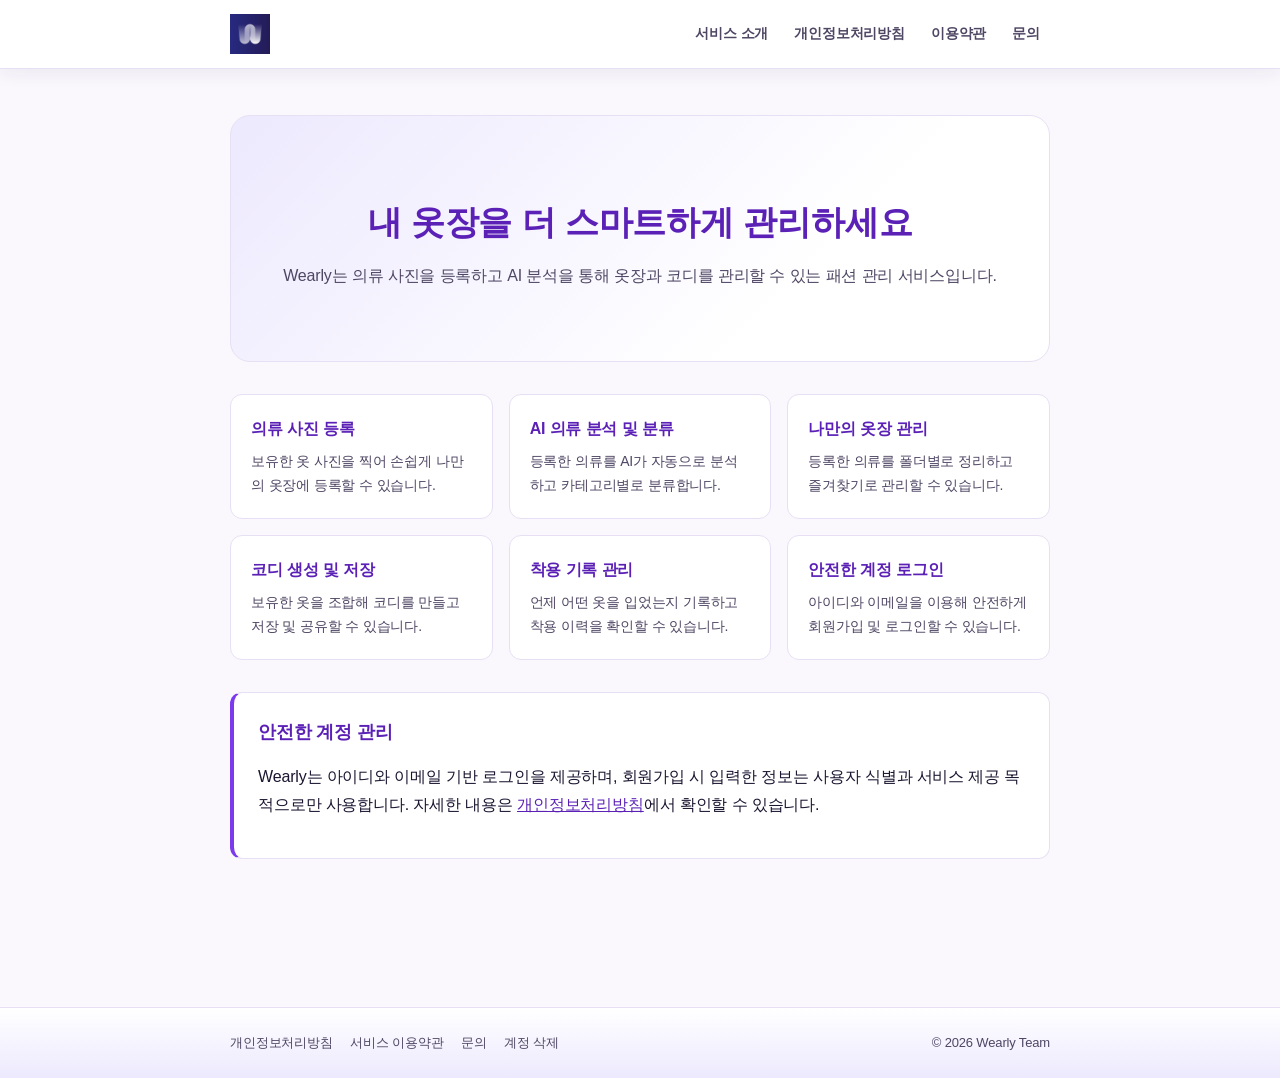
<file: index.html>
<!DOCTYPE html>
<html lang="ko">
<head>
  <meta charset="UTF-8" />
  <meta name="viewport" content="width=device-width, initial-scale=1.0" />
  <title>Wearly - 내 옷장을 기록하고 AI로 코디를 추천받는 서비스</title>
  <meta name="description" content="Wearly는 옷장 관리, AI 의류 분석, 코디 추천, 착용 기록을 제공하는 패션 관리 서비스입니다." />
  <link rel="stylesheet" href="style.css" />
</head>
<body>
  <header class="site-header">
    <div class="header-inner">
      <a class="logo" href="index.html" aria-label="Wearly 홈">
        <img class="logo-image" src="Wearly-Logo.png" alt="Wearly" />
      </a>
      <nav class="site-nav">
        <a href="index.html">서비스 소개</a>
        <a href="privacy.html">개인정보처리방침</a>
        <a href="terms.html">이용약관</a>
        <a href="support.html">문의</a>
      </nav>
    </div>
  </header>

  <main>
    <section class="hero">
      <h1>내 옷장을 더 스마트하게 관리하세요</h1>
      <p>
        Wearly는 의류 사진을 등록하고 AI 분석을 통해 옷장과 코디를 관리할 수 있는
        패션 관리 서비스입니다.
      </p>
    </section>

    <section class="features">
      <div class="feature-card">
        <h3>의류 사진 등록</h3>
        <p>보유한 옷 사진을 찍어 손쉽게 나만의 옷장에 등록할 수 있습니다.</p>
      </div>
      <div class="feature-card">
        <h3>AI 의류 분석 및 분류</h3>
        <p>등록한 의류를 AI가 자동으로 분석하고 카테고리별로 분류합니다.</p>
      </div>
      <div class="feature-card">
        <h3>나만의 옷장 관리</h3>
        <p>등록한 의류를 폴더별로 정리하고 즐겨찾기로 관리할 수 있습니다.</p>
      </div>
      <div class="feature-card">
        <h3>코디 생성 및 저장</h3>
        <p>보유한 옷을 조합해 코디를 만들고 저장 및 공유할 수 있습니다.</p>
      </div>
      <div class="feature-card">
        <h3>착용 기록 관리</h3>
        <p>언제 어떤 옷을 입었는지 기록하고 착용 이력을 확인할 수 있습니다.</p>
      </div>
      <div class="feature-card">
        <h3>안전한 계정 로그인</h3>
        <p>아이디와 이메일을 이용해 안전하게 회원가입 및 로그인할 수 있습니다.</p>
      </div>
    </section>

    <section class="info-block">
      <h2>안전한 계정 관리</h2>
      <p>
        Wearly는 아이디와 이메일 기반 로그인을 제공하며, 회원가입 시 입력한 정보는
        사용자 식별과 서비스 제공 목적으로만 사용합니다. 자세한 내용은
        <a href="privacy.html">개인정보처리방침</a>에서 확인할 수 있습니다.
      </p>
    </section>
  </main>

  <footer class="site-footer">
    <div class="footer-inner">
      <div class="footer-links">
        <a href="privacy.html">개인정보처리방침</a>
        <a href="terms.html">서비스 이용약관</a>
        <a href="support.html">문의</a>
        <a href="delete-account.html">계정 삭제</a>
      </div>
      <div>&copy; 2026 Wearly Team</div>
    </div>
  </footer>
</body>
</html>
</file>
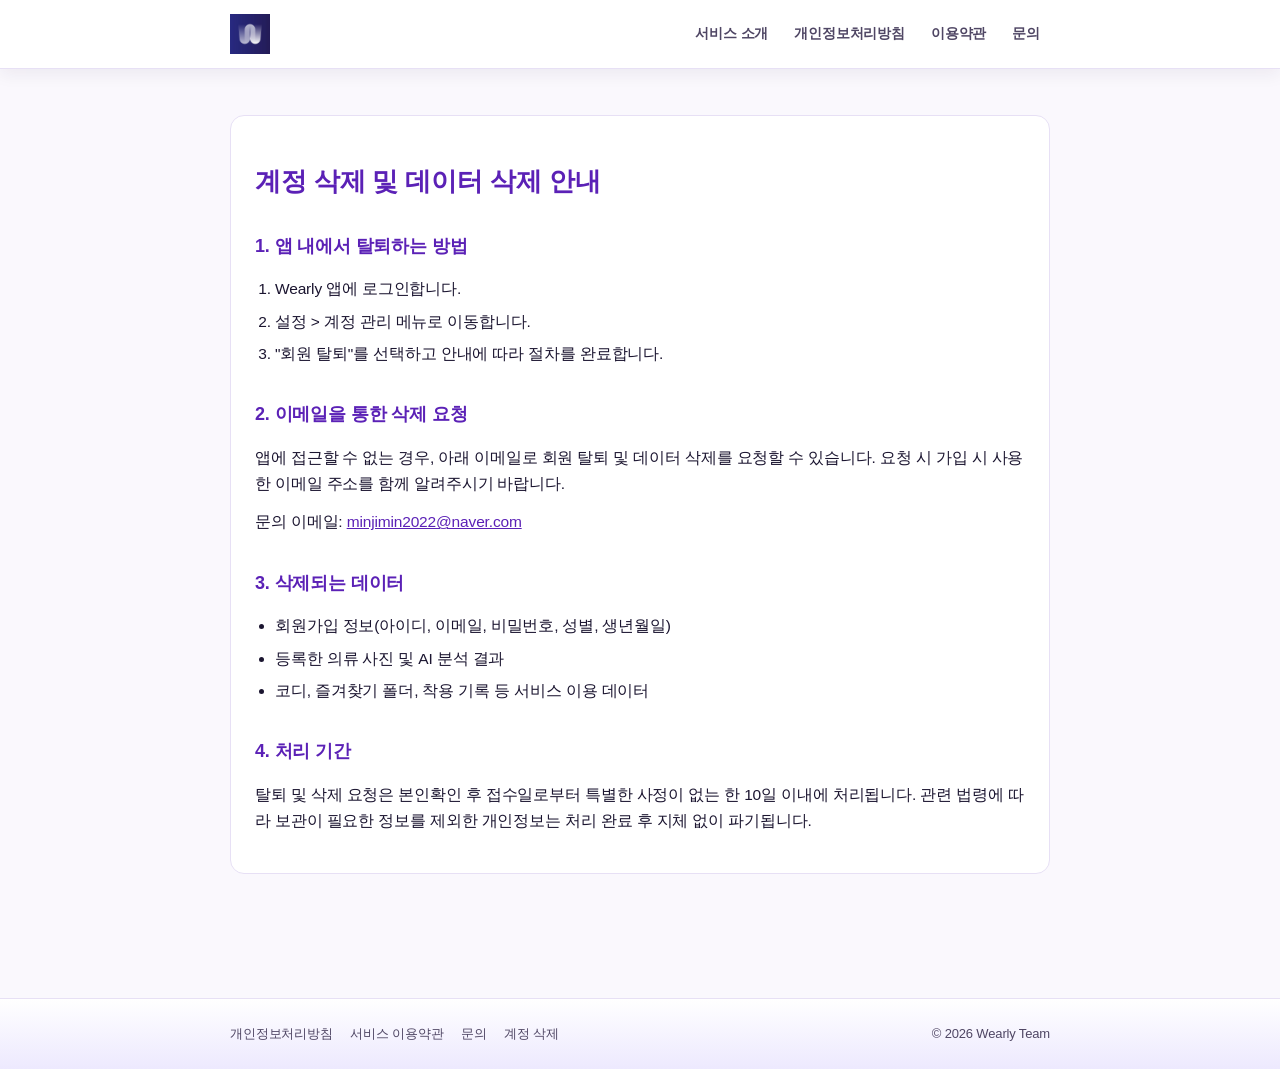
<file: delete-account.html>
<!DOCTYPE html>
<html lang="ko">
<head>
  <meta charset="UTF-8" />
  <meta name="viewport" content="width=device-width, initial-scale=1.0" />
  <title>계정 삭제 안내 - Wearly</title>
  <link rel="stylesheet" href="style.css" />
</head>
<body>
  <header class="site-header">
    <div class="header-inner">
      <a class="logo" href="index.html" aria-label="Wearly 홈">
        <img class="logo-image" src="Wearly-Logo.png" alt="Wearly" />
      </a>
      <nav class="site-nav">
        <a href="index.html">서비스 소개</a>
        <a href="privacy.html">개인정보처리방침</a>
        <a href="terms.html">이용약관</a>
        <a href="support.html">문의</a>
      </nav>
    </div>
  </header>

  <main>
    <article class="legal">
      <h1>계정 삭제 및 데이터 삭제 안내</h1>

      <h2>1. 앱 내에서 탈퇴하는 방법</h2>
      <ol>
        <li>Wearly 앱에 로그인합니다.</li>
        <li>설정 &gt; 계정 관리 메뉴로 이동합니다.</li>
        <li>"회원 탈퇴"를 선택하고 안내에 따라 절차를 완료합니다.</li>
      </ol>

      <h2>2. 이메일을 통한 삭제 요청</h2>
      <p>
        앱에 접근할 수 없는 경우, 아래 이메일로 회원 탈퇴 및 데이터 삭제를 요청할 수
        있습니다. 요청 시 가입 시 사용한 이메일 주소를 함께 알려주시기 바랍니다.
      </p>
      <p>문의 이메일: <a href="mailto:minjimin2022@naver.com">minjimin2022@naver.com</a></p>

      <h2>3. 삭제되는 데이터</h2>
      <ul>
        <li>회원가입 정보(아이디, 이메일, 비밀번호, 성별, 생년월일)</li>
        <li>등록한 의류 사진 및 AI 분석 결과</li>
        <li>코디, 즐겨찾기 폴더, 착용 기록 등 서비스 이용 데이터</li>
      </ul>

      <h2>4. 처리 기간</h2>
      <p>
        탈퇴 및 삭제 요청은 본인확인 후 접수일로부터 특별한 사정이 없는 한 10일 이내에
        처리됩니다. 관련 법령에 따라 보관이 필요한 정보를 제외한 개인정보는 처리 완료 후
        지체 없이 파기됩니다.
      </p>
    </article>
  </main>

  <footer class="site-footer">
    <div class="footer-inner">
      <div class="footer-links">
        <a href="privacy.html">개인정보처리방침</a>
        <a href="terms.html">서비스 이용약관</a>
        <a href="support.html">문의</a>
        <a href="delete-account.html">계정 삭제</a>
      </div>
      <div>&copy; 2026 Wearly Team</div>
    </div>
  </footer>
</body>
</html>
</file>
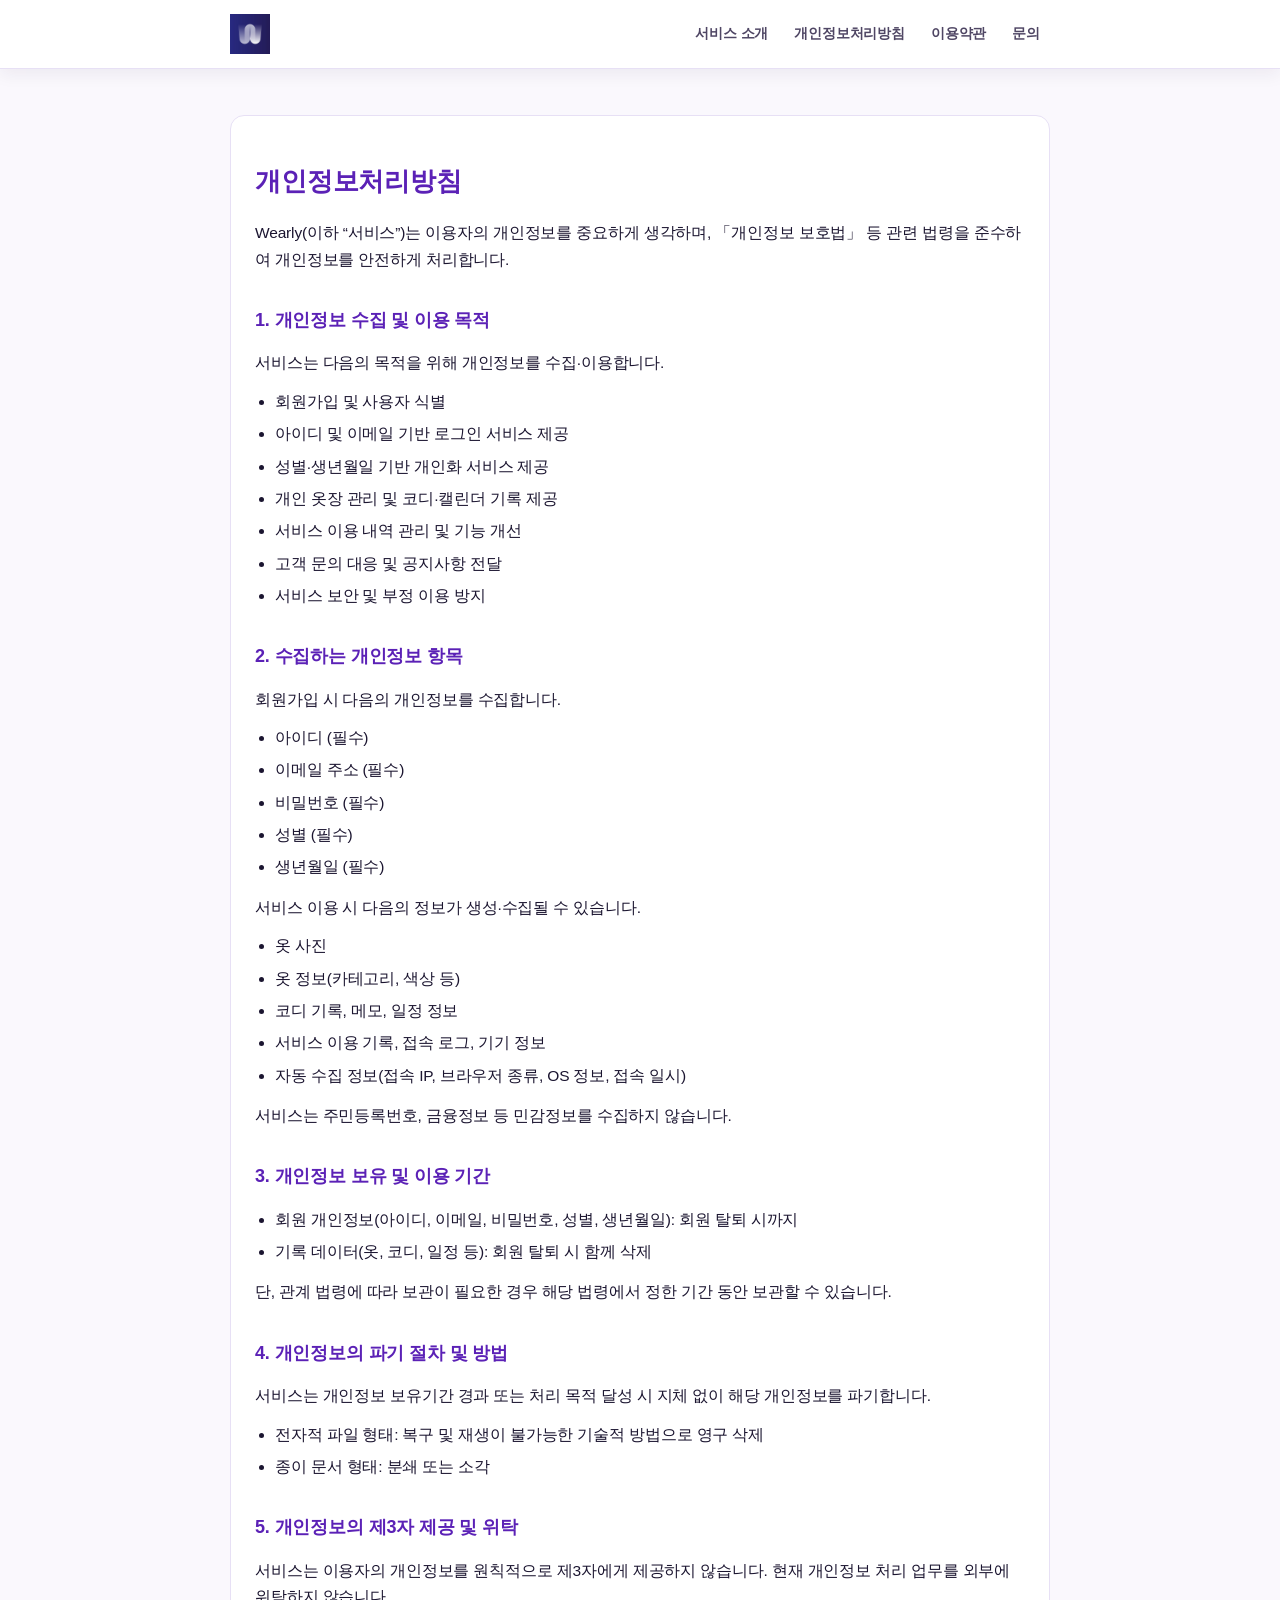
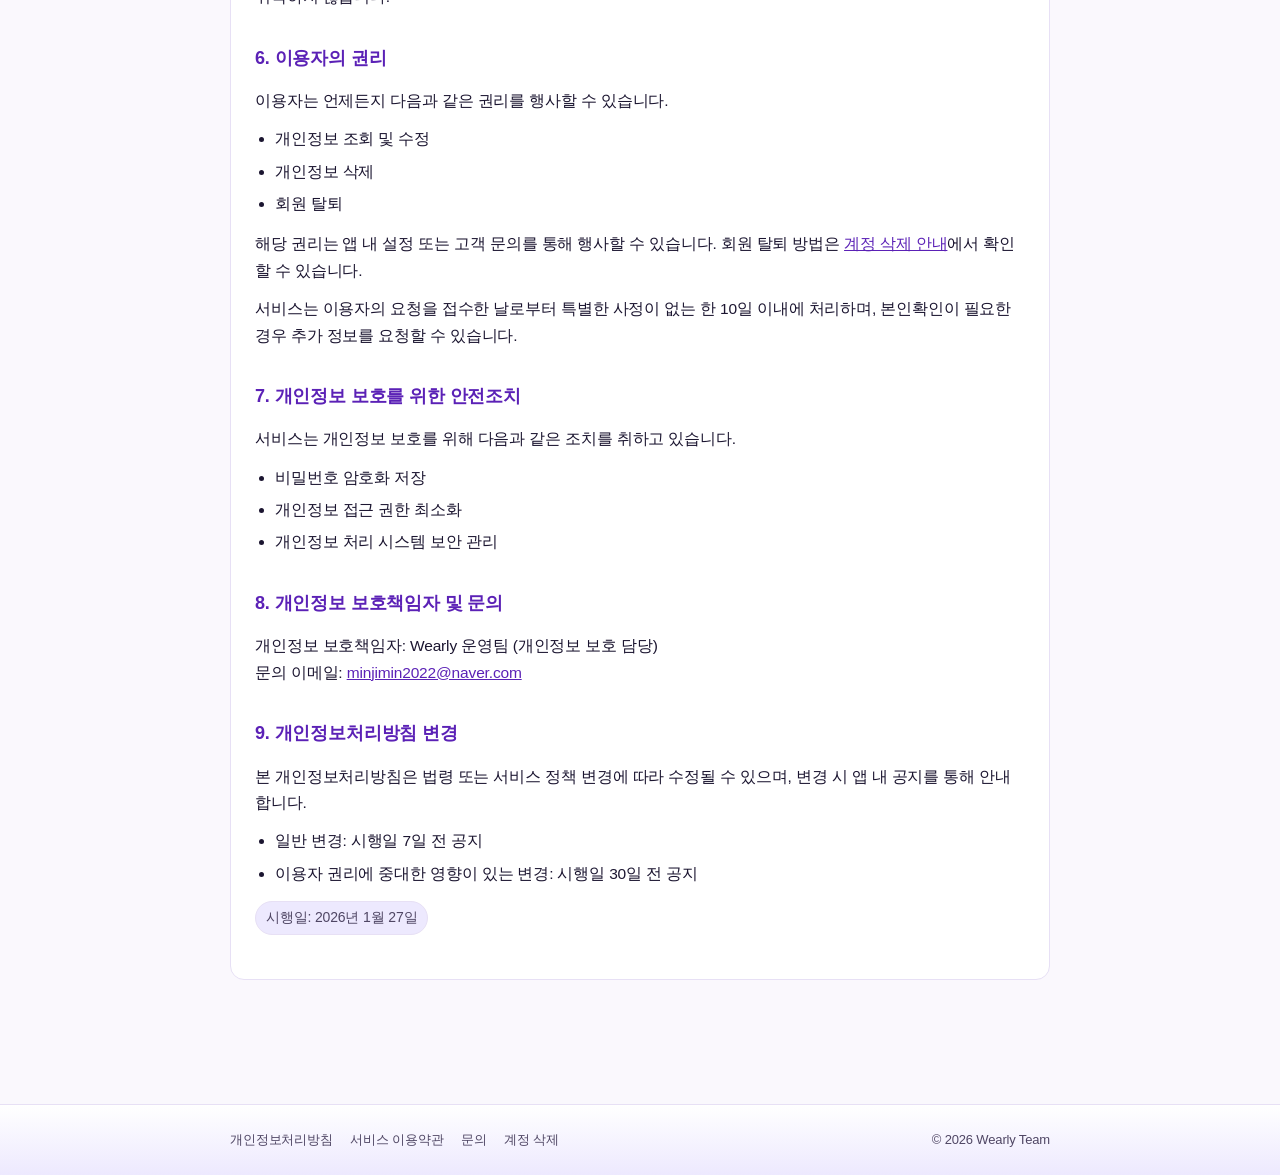
<file: privacy.html>
<!DOCTYPE html>
<html lang="ko">
<head>
  <meta charset="UTF-8" />
  <meta name="viewport" content="width=device-width, initial-scale=1.0" />
  <title>개인정보처리방침 - Wearly</title>
  <link rel="stylesheet" href="style.css" />
</head>
<body>
  <header class="site-header">
    <div class="header-inner">
      <a class="logo" href="index.html" aria-label="Wearly 홈">
        <img class="logo-image" src="Wearly-Logo.png" alt="Wearly" />
      </a>
      <nav class="site-nav">
        <a href="index.html">서비스 소개</a>
        <a href="privacy.html">개인정보처리방침</a>
        <a href="terms.html">이용약관</a>
        <a href="support.html">문의</a>
      </nav>
    </div>
  </header>

  <main>
    <article class="legal">
      <h1>개인정보처리방침</h1>
      <p>
        Wearly(이하 “서비스”)는 이용자의 개인정보를 중요하게 생각하며, 「개인정보 보호법」 등
        관련 법령을 준수하여 개인정보를 안전하게 처리합니다.
      </p>

      <h2>1. 개인정보 수집 및 이용 목적</h2>
      <p>서비스는 다음의 목적을 위해 개인정보를 수집·이용합니다.</p>
      <ul>
        <li>회원가입 및 사용자 식별</li>
        <li>아이디 및 이메일 기반 로그인 서비스 제공</li>
        <li>성별·생년월일 기반 개인화 서비스 제공</li>
        <li>개인 옷장 관리 및 코디·캘린더 기록 제공</li>
        <li>서비스 이용 내역 관리 및 기능 개선</li>
        <li>고객 문의 대응 및 공지사항 전달</li>
        <li>서비스 보안 및 부정 이용 방지</li>
      </ul>

      <h2>2. 수집하는 개인정보 항목</h2>
      <p>회원가입 시 다음의 개인정보를 수집합니다.</p>
      <ul>
        <li>아이디 (필수)</li>
        <li>이메일 주소 (필수)</li>
        <li>비밀번호 (필수)</li>
        <li>성별 (필수)</li>
        <li>생년월일 (필수)</li>
      </ul>
      <p>서비스 이용 시 다음의 정보가 생성·수집될 수 있습니다.</p>
      <ul>
        <li>옷 사진</li>
        <li>옷 정보(카테고리, 색상 등)</li>
        <li>코디 기록, 메모, 일정 정보</li>
        <li>서비스 이용 기록, 접속 로그, 기기 정보</li>
        <li>자동 수집 정보(접속 IP, 브라우저 종류, OS 정보, 접속 일시)</li>
      </ul>
      <p>서비스는 주민등록번호, 금융정보 등 민감정보를 수집하지 않습니다.</p>

      <h2>3. 개인정보 보유 및 이용 기간</h2>
      <ul>
        <li>회원 개인정보(아이디, 이메일, 비밀번호, 성별, 생년월일): 회원 탈퇴 시까지</li>
        <li>기록 데이터(옷, 코디, 일정 등): 회원 탈퇴 시 함께 삭제</li>
      </ul>
      <p>단, 관계 법령에 따라 보관이 필요한 경우 해당 법령에서 정한 기간 동안 보관할 수 있습니다.</p>

      <h2>4. 개인정보의 파기 절차 및 방법</h2>
      <p>서비스는 개인정보 보유기간 경과 또는 처리 목적 달성 시 지체 없이 해당 개인정보를 파기합니다.</p>
      <ul>
        <li>전자적 파일 형태: 복구 및 재생이 불가능한 기술적 방법으로 영구 삭제</li>
        <li>종이 문서 형태: 분쇄 또는 소각</li>
      </ul>

      <h2>5. 개인정보의 제3자 제공 및 위탁</h2>
      <p>서비스는 이용자의 개인정보를 원칙적으로 제3자에게 제공하지 않습니다. 현재 개인정보 처리 업무를 외부에 위탁하지 않습니다.</p>

      <h2>6. 이용자의 권리</h2>
      <p>이용자는 언제든지 다음과 같은 권리를 행사할 수 있습니다.</p>
      <ul>
        <li>개인정보 조회 및 수정</li>
        <li>개인정보 삭제</li>
        <li>회원 탈퇴</li>
      </ul>
      <p>
        해당 권리는 앱 내 설정 또는 고객 문의를 통해 행사할 수 있습니다. 회원 탈퇴 방법은
        <a href="delete-account.html">계정 삭제 안내</a>에서 확인할 수 있습니다.
      </p>
      <p>서비스는 이용자의 요청을 접수한 날로부터 특별한 사정이 없는 한 10일 이내에 처리하며, 본인확인이 필요한 경우 추가 정보를 요청할 수 있습니다.</p>

      <h2>7. 개인정보 보호를 위한 안전조치</h2>
      <p>서비스는 개인정보 보호를 위해 다음과 같은 조치를 취하고 있습니다.</p>
      <ul>
        <li>비밀번호 암호화 저장</li>
        <li>개인정보 접근 권한 최소화</li>
        <li>개인정보 처리 시스템 보안 관리</li>
      </ul>

      <h2>8. 개인정보 보호책임자 및 문의</h2>
      <p>
        개인정보 보호책임자: Wearly 운영팀 (개인정보 보호 담당)<br />
        문의 이메일: <a href="mailto:minjimin2022@naver.com">minjimin2022@naver.com</a>
      </p>

      <h2>9. 개인정보처리방침 변경</h2>
      <p>본 개인정보처리방침은 법령 또는 서비스 정책 변경에 따라 수정될 수 있으며, 변경 시 앱 내 공지를 통해 안내합니다.</p>
      <ul>
        <li>일반 변경: 시행일 7일 전 공지</li>
        <li>이용자 권리에 중대한 영향이 있는 변경: 시행일 30일 전 공지</li>
      </ul>
      <p class="effective-date">시행일: 2026년 1월 27일</p>
    </article>
  </main>

  <footer class="site-footer">
    <div class="footer-inner">
      <div class="footer-links">
        <a href="privacy.html">개인정보처리방침</a>
        <a href="terms.html">서비스 이용약관</a>
        <a href="support.html">문의</a>
        <a href="delete-account.html">계정 삭제</a>
      </div>
      <div>&copy; 2026 Wearly Team</div>
    </div>
  </footer>
</body>
</html>
</file>
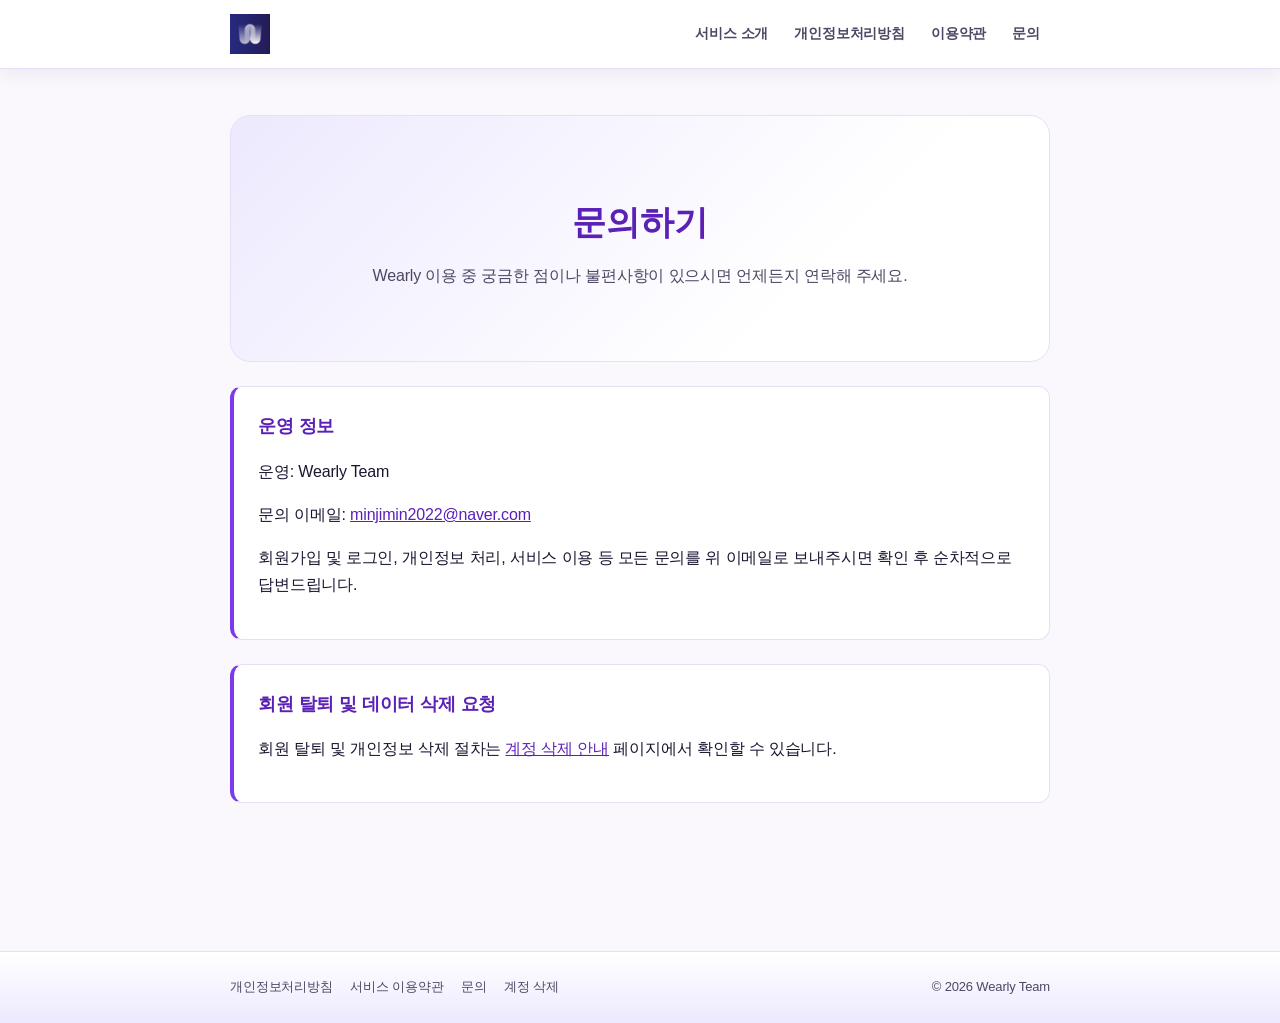
<file: support.html>
<!DOCTYPE html>
<html lang="ko">
<head>
  <meta charset="UTF-8" />
  <meta name="viewport" content="width=device-width, initial-scale=1.0" />
  <title>문의 - Wearly</title>
  <link rel="stylesheet" href="style.css" />
</head>
<body>
  <header class="site-header">
    <div class="header-inner">
      <a class="logo" href="index.html" aria-label="Wearly 홈">
        <img class="logo-image" src="Wearly-Logo.png" alt="Wearly" />
      </a>
      <nav class="site-nav">
        <a href="index.html">서비스 소개</a>
        <a href="privacy.html">개인정보처리방침</a>
        <a href="terms.html">이용약관</a>
        <a href="support.html">문의</a>
      </nav>
    </div>
  </header>

  <main>
    <section class="hero">
      <h1>문의하기</h1>
      <p>Wearly 이용 중 궁금한 점이나 불편사항이 있으시면 언제든지 연락해 주세요.</p>
    </section>

    <section class="info-block">
      <h2>운영 정보</h2>
      <p>운영: Wearly Team</p>
      <p>문의 이메일: <a href="mailto:minjimin2022@naver.com">minjimin2022@naver.com</a></p>
      <p>
        회원가입 및 로그인, 개인정보 처리, 서비스 이용 등 모든 문의를 위 이메일로
        보내주시면 확인 후 순차적으로 답변드립니다.
      </p>
    </section>

    <section class="info-block">
      <h2>회원 탈퇴 및 데이터 삭제 요청</h2>
      <p>
        회원 탈퇴 및 개인정보 삭제 절차는 <a href="delete-account.html">계정 삭제 안내</a>
        페이지에서 확인할 수 있습니다.
      </p>
    </section>
  </main>

  <footer class="site-footer">
    <div class="footer-inner">
      <div class="footer-links">
        <a href="privacy.html">개인정보처리방침</a>
        <a href="terms.html">서비스 이용약관</a>
        <a href="support.html">문의</a>
        <a href="delete-account.html">계정 삭제</a>
      </div>
      <div>&copy; 2026 Wearly Team</div>
    </div>
  </footer>
</body>
</html>
</file>
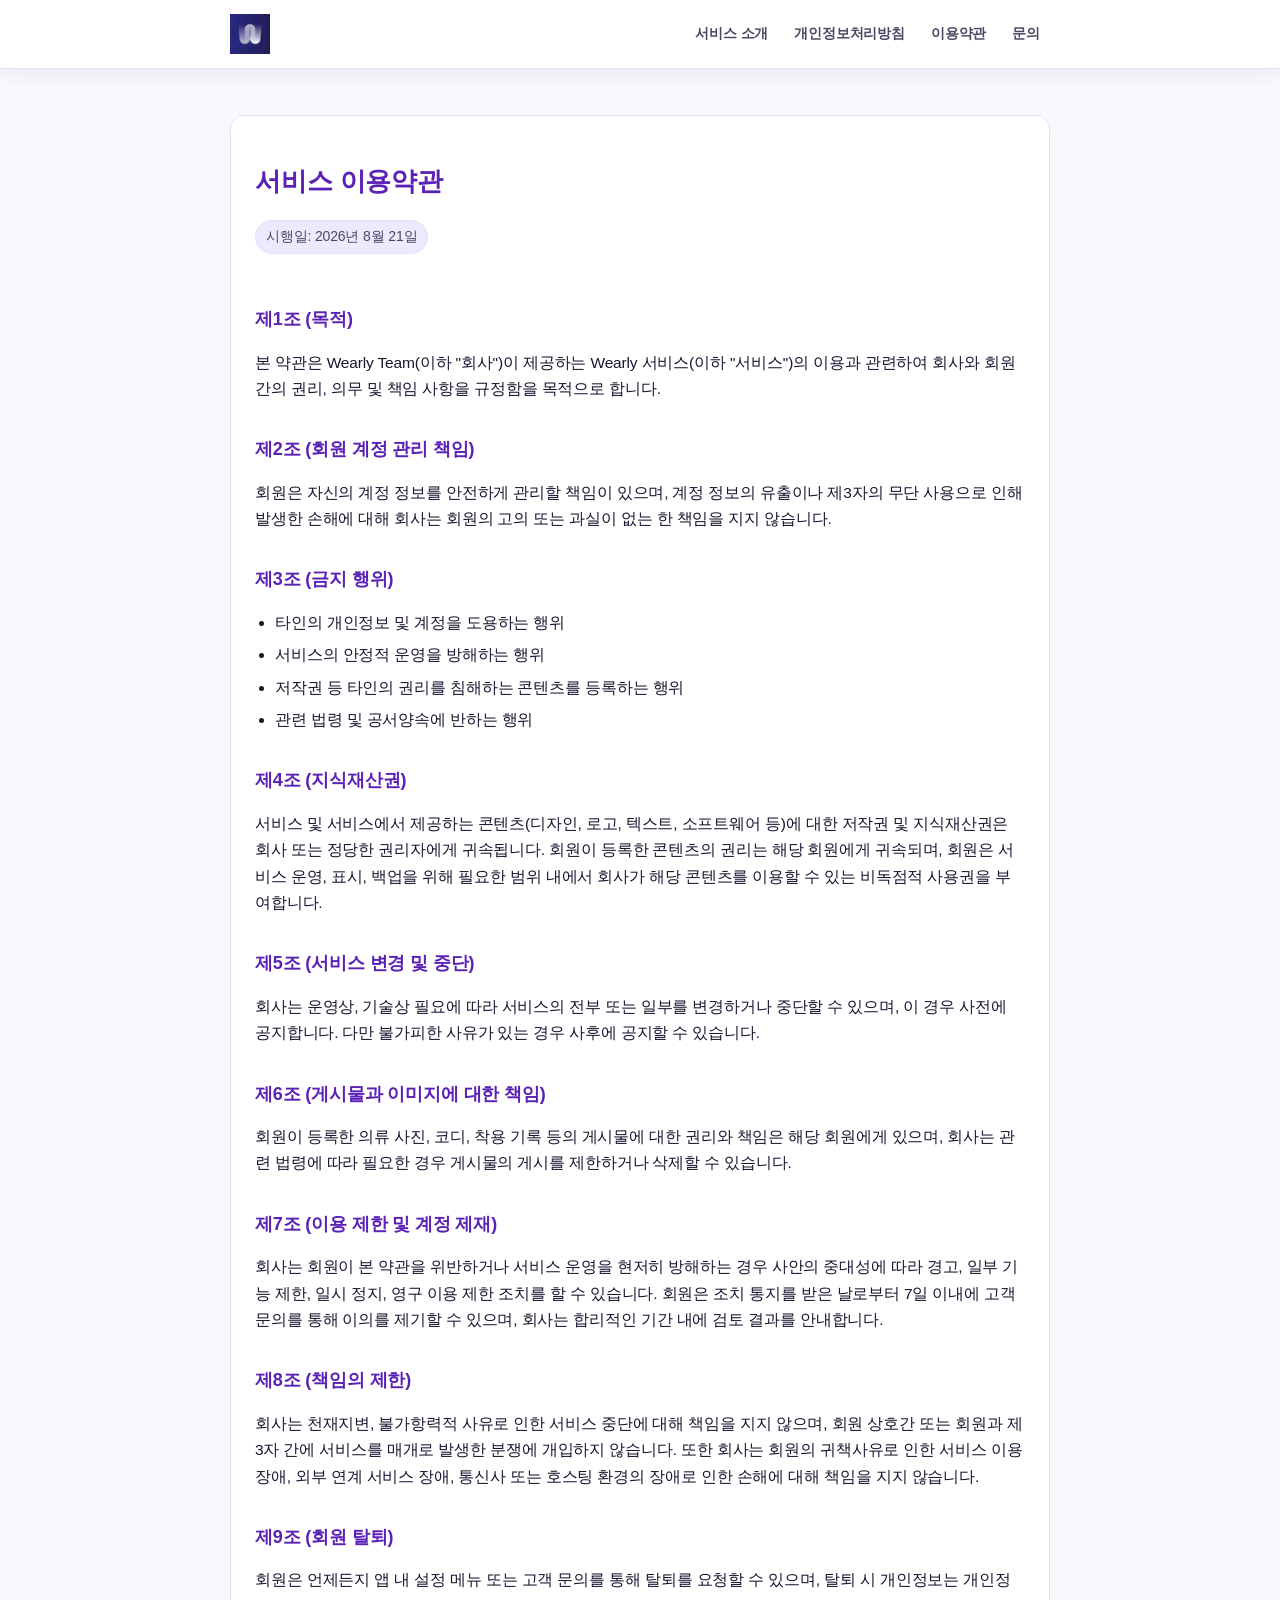
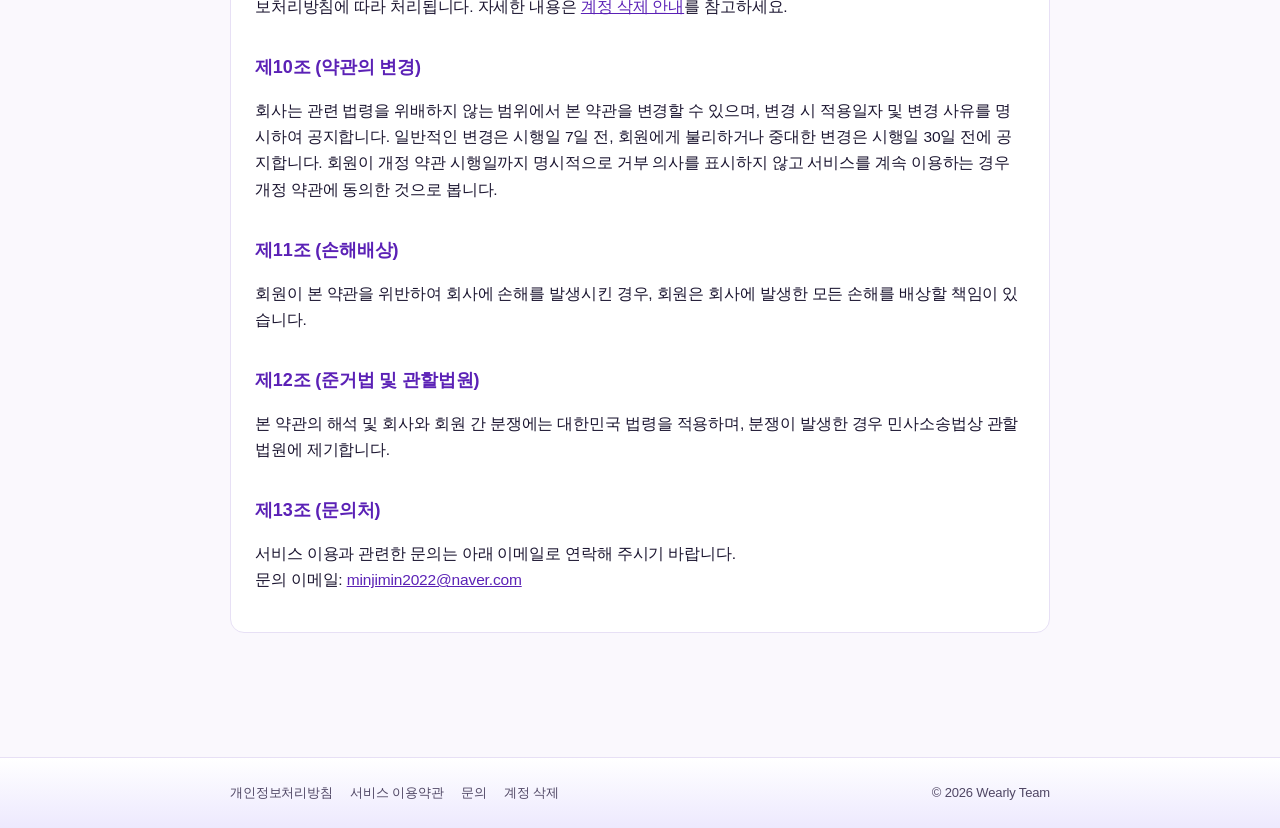
<file: terms.html>
<!DOCTYPE html>
<html lang="ko">
<head>
  <meta charset="UTF-8" />
  <meta name="viewport" content="width=device-width, initial-scale=1.0" />
  <title>서비스 이용약관 - Wearly</title>
  <link rel="stylesheet" href="style.css" />
</head>
<body>
  <header class="site-header">
    <div class="header-inner">
      <a class="logo" href="index.html" aria-label="Wearly 홈">
        <img class="logo-image" src="Wearly-Logo.png" alt="Wearly" />
      </a>
      <nav class="site-nav">
        <a href="index.html">서비스 소개</a>
        <a href="privacy.html">개인정보처리방침</a>
        <a href="terms.html">이용약관</a>
        <a href="support.html">문의</a>
      </nav>
    </div>
  </header>

  <main>
    <article class="legal">
      <h1>서비스 이용약관</h1>
      <p class="effective-date">시행일: 2026년 8월 21일</p>

      <h2>제1조 (목적)</h2>
      <p>
        본 약관은 Wearly Team(이하 "회사")이 제공하는 Wearly 서비스(이하 "서비스")의
        이용과 관련하여 회사와 회원 간의 권리, 의무 및 책임 사항을 규정함을 목적으로
        합니다.
      </p>

      <h2>제2조 (회원 계정 관리 책임)</h2>
      <p>
        회원은 자신의 계정 정보를 안전하게 관리할 책임이 있으며, 계정 정보의 유출이나
        제3자의 무단 사용으로 인해 발생한 손해에 대해 회사는 회원의 고의 또는 과실이
        없는 한 책임을 지지 않습니다.
      </p>

      <h2>제3조 (금지 행위)</h2>
      <ul>
        <li>타인의 개인정보 및 계정을 도용하는 행위</li>
        <li>서비스의 안정적 운영을 방해하는 행위</li>
        <li>저작권 등 타인의 권리를 침해하는 콘텐츠를 등록하는 행위</li>
        <li>관련 법령 및 공서양속에 반하는 행위</li>
      </ul>

      <h2>제4조 (지식재산권)</h2>
      <p>
        서비스 및 서비스에서 제공하는 콘텐츠(디자인, 로고, 텍스트, 소프트웨어 등)에 대한
        저작권 및 지식재산권은 회사 또는 정당한 권리자에게 귀속됩니다. 회원이 등록한
        콘텐츠의 권리는 해당 회원에게 귀속되며, 회원은 서비스 운영, 표시, 백업을 위해
        필요한 범위 내에서 회사가 해당 콘텐츠를 이용할 수 있는 비독점적 사용권을 부여합니다.
      </p>

      <h2>제5조 (서비스 변경 및 중단)</h2>
      <p>
        회사는 운영상, 기술상 필요에 따라 서비스의 전부 또는 일부를 변경하거나 중단할
        수 있으며, 이 경우 사전에 공지합니다. 다만 불가피한 사유가 있는 경우 사후에
        공지할 수 있습니다.
      </p>

      <h2>제6조 (게시물과 이미지에 대한 책임)</h2>
      <p>
        회원이 등록한 의류 사진, 코디, 착용 기록 등의 게시물에 대한 권리와 책임은
        해당 회원에게 있으며, 회사는 관련 법령에 따라 필요한 경우 게시물의 게시를
        제한하거나 삭제할 수 있습니다.
      </p>

      <h2>제7조 (이용 제한 및 계정 제재)</h2>
      <p>
        회사는 회원이 본 약관을 위반하거나 서비스 운영을 현저히 방해하는 경우 사안의
        중대성에 따라 경고, 일부 기능 제한, 일시 정지, 영구 이용 제한 조치를 할 수 있습니다.
        회원은 조치 통지를 받은 날로부터 7일 이내에 고객 문의를 통해 이의를 제기할 수 있으며,
        회사는 합리적인 기간 내에 검토 결과를 안내합니다.
      </p>

      <h2>제8조 (책임의 제한)</h2>
      <p>
        회사는 천재지변, 불가항력적 사유로 인한 서비스 중단에 대해 책임을 지지
        않으며, 회원 상호간 또는 회원과 제3자 간에 서비스를 매개로 발생한 분쟁에
        개입하지 않습니다. 또한 회사는 회원의 귀책사유로 인한 서비스 이용 장애,
        외부 연계 서비스 장애, 통신사 또는 호스팅 환경의 장애로 인한 손해에 대해
        책임을 지지 않습니다.
      </p>

      <h2>제9조 (회원 탈퇴)</h2>
      <p>
        회원은 언제든지 앱 내 설정 메뉴 또는 고객 문의를 통해 탈퇴를 요청할 수 있으며,
        탈퇴 시 개인정보는 개인정보처리방침에 따라 처리됩니다. 자세한 내용은
        <a href="delete-account.html">계정 삭제 안내</a>를 참고하세요.
      </p>

      <h2>제10조 (약관의 변경)</h2>
      <p>
        회사는 관련 법령을 위배하지 않는 범위에서 본 약관을 변경할 수 있으며,
        변경 시 적용일자 및 변경 사유를 명시하여 공지합니다. 일반적인 변경은
        시행일 7일 전, 회원에게 불리하거나 중대한 변경은 시행일 30일 전에 공지합니다.
        회원이 개정 약관 시행일까지 명시적으로 거부 의사를 표시하지 않고 서비스를
        계속 이용하는 경우 개정 약관에 동의한 것으로 봅니다.
      </p>

      <h2>제11조 (손해배상)</h2>
      <p>
        회원이 본 약관을 위반하여 회사에 손해를 발생시킨 경우, 회원은 회사에 발생한
        모든 손해를 배상할 책임이 있습니다.
      </p>

      <h2>제12조 (준거법 및 관할법원)</h2>
      <p>
        본 약관의 해석 및 회사와 회원 간 분쟁에는 대한민국 법령을 적용하며,
        분쟁이 발생한 경우 민사소송법상 관할법원에 제기합니다.
      </p>

      <h2>제13조 (문의처)</h2>
      <p>
        서비스 이용과 관련한 문의는 아래 이메일로 연락해 주시기 바랍니다.<br />
        문의 이메일: <a href="mailto:minjimin2022@naver.com">minjimin2022@naver.com</a>
      </p>
    </article>
  </main>

  <footer class="site-footer">
    <div class="footer-inner">
      <div class="footer-links">
        <a href="privacy.html">개인정보처리방침</a>
        <a href="terms.html">서비스 이용약관</a>
        <a href="support.html">문의</a>
        <a href="delete-account.html">계정 삭제</a>
      </div>
      <div>&copy; 2026 Wearly Team</div>
    </div>
  </footer>
</body>
</html>
</file>
<file: style.css>
:root {
  --color-primary: #7c3aed;
  --color-primary-dark: #5b21b6;
  --color-primary-light: #ede9fe;
  --color-accent: #a78bfa;
  --color-text: #1b1530;
  --color-muted: #4f4664;
  --color-bg: #faf8fd;
  --color-surface: #ffffff;
  --color-border: #e7e0f5;
  --max-width: 860px;
}

* {
  box-sizing: border-box;
}

body {
  margin: 0;
  font-family: "Pretendard", "SUIT", "Noto Sans KR", "Segoe UI", sans-serif;
  color: var(--color-text);
  background: var(--color-bg);
  line-height: 1.7;
  letter-spacing: -0.01em;
}

a {
  color: var(--color-primary-dark);
}

a:hover {
  color: #4c1d95;
}

a:focus-visible,
button:focus-visible,
input:focus-visible,
textarea:focus-visible {
  outline: 2px solid var(--color-primary);
  outline-offset: 2px;
  border-radius: 8px;
}

header.site-header {
  background: rgba(255, 255, 255, 0.94);
  backdrop-filter: blur(8px);
  border-bottom: 1px solid var(--color-border);
  box-shadow: 0 6px 16px rgba(27, 21, 48, 0.06);
  position: sticky;
  top: 0;
  z-index: 10;
}

.header-inner {
  max-width: var(--max-width);
  margin: 0 auto;
  padding: 14px 20px;
  display: flex;
  align-items: center;
  justify-content: space-between;
  flex-wrap: wrap;
  gap: 12px;
}

.logo {
  text-decoration: none;
  display: inline-flex;
  align-items: center;
}

.logo-image {
  display: block;
  width: 40px;
  height: 40px;
  object-fit: contain;
}

nav.site-nav {
  display: flex;
  align-items: center;
  gap: 6px;
}

nav.site-nav a {
  color: var(--color-muted);
  text-decoration: none;
  margin-left: 0;
  padding: 6px 10px;
  border-radius: 999px;
  font-size: 14px;
  font-weight: 600;
  transition: color 0.15s ease;
}

nav.site-nav a:hover {
  color: var(--color-primary);
  background: var(--color-primary-light);
}

main {
  max-width: var(--max-width);
  margin: 0 auto;
  padding: 46px 20px 84px;
}

.hero {
  text-align: center;
  padding: 56px 24px;
  border-radius: 20px;
  background: linear-gradient(135deg, var(--color-primary-light), #fff 70%);
  border: 1px solid var(--color-border);
}

.hero h1 {
  font-size: 34px;
  line-height: 1.35;
  margin-bottom: 12px;
  color: var(--color-primary-dark);
}

.hero p {
  color: var(--color-muted);
  font-size: 16px;
}

.features {
  display: grid;
  grid-template-columns: repeat(auto-fit, minmax(200px, 1fr));
  gap: 16px;
  margin: 32px 0;
}

.feature-card {
  background: var(--color-surface);
  border: 1px solid var(--color-border);
  border-radius: 12px;
  padding: 20px;
  transition: transform 0.15s ease, box-shadow 0.15s ease, border-color 0.15s ease;
}

.feature-card:hover {
  transform: translateY(-2px);
  box-shadow: 0 10px 24px rgba(124, 58, 237, 0.12);
  border-color: var(--color-accent);
}

.feature-card h3 {
  margin: 0 0 8px;
  font-size: 16px;
  color: var(--color-primary-dark);
}

.feature-card p {
  margin: 0;
  font-size: 14px;
  color: var(--color-muted);
}

section.info-block {
  background: var(--color-surface);
  border: 1px solid var(--color-border);
  border-left: 4px solid var(--color-primary);
  border-radius: 12px;
  padding: 24px;
  margin: 24px 0;
}

section.info-block h2 {
  margin-top: 0;
  font-size: 18px;
  color: var(--color-primary-dark);
}

article.legal h1 {
  font-size: 26px;
  line-height: 1.35;
  color: var(--color-primary-dark);
}

article.legal h2 {
  font-size: 18px;
  margin-top: 32px;
  color: var(--color-primary-dark);
}

article.legal p,
article.legal li {
  color: var(--color-text);
  font-size: 15.5px;
}

article.legal {
  background: var(--color-surface);
  border: 1px solid var(--color-border);
  border-radius: 14px;
  padding: 26px 24px;
}

article.legal p {
  margin: 0 0 12px;
}

article.legal ul,
article.legal ol {
  margin: 0 0 14px;
  padding-left: 20px;
}

article.legal li {
  margin-bottom: 6px;
}

article.legal .effective-date {
  color: var(--color-muted);
  font-size: 14px;
  margin-bottom: 18px;
  display: inline-block;
  background: var(--color-primary-light);
  border: 1px solid var(--color-border);
  border-radius: 999px;
  padding: 4px 10px;
}

footer.site-footer {
  border-top: 1px solid var(--color-border);
  background: linear-gradient(180deg, var(--color-surface), var(--color-primary-light));
  margin-top: 40px;
}

.footer-inner {
  max-width: var(--max-width);
  margin: 0 auto;
  padding: 24px 20px;
  display: flex;
  flex-wrap: wrap;
  gap: 12px;
  align-items: center;
  justify-content: space-between;
  font-size: 13px;
  color: var(--color-muted);
}

.footer-links a {
  color: var(--color-muted);
  text-decoration: none;
  margin-right: 14px;
}

.footer-links a:hover {
  color: var(--color-primary);
}

.contact-form {
  display: flex;
  flex-direction: column;
  gap: 12px;
  max-width: 480px;
}

.contact-form label {
  font-size: 14px;
  font-weight: 600;
}

.contact-form input,
.contact-form textarea {
  padding: 10px 12px;
  border: 1px solid var(--color-border);
  border-radius: 8px;
  font-size: 14px;
  font-family: inherit;
}

.btn {
  display: inline-block;
  background: linear-gradient(135deg, var(--color-primary), var(--color-primary-dark));
  color: #fff;
  padding: 10px 18px;
  border-radius: 8px;
  text-decoration: none;
  font-size: 14px;
  border: none;
  cursor: pointer;
  transition: opacity 0.15s ease;
}

.btn:hover {
  opacity: 0.9;
}

@media (max-width: 560px) {
  .header-inner {
    align-items: flex-start;
    gap: 10px;
  }

  nav.site-nav {
    width: 100%;
    display: flex;
    flex-wrap: wrap;
    justify-content: flex-start;
    gap: 6px;
  }

  nav.site-nav a,
  nav.site-nav a:first-child {
    margin-left: 0;
    font-size: 13px;
    white-space: normal;
    text-align: center;
    flex: 1 1 calc(50% - 6px);
    padding: 6px 8px;
  }

  .hero {
    padding: 40px 20px;
  }

  .hero h1 {
    font-size: 28px;
  }

  article.legal {
    padding: 20px 16px;
  }
}
</file>
